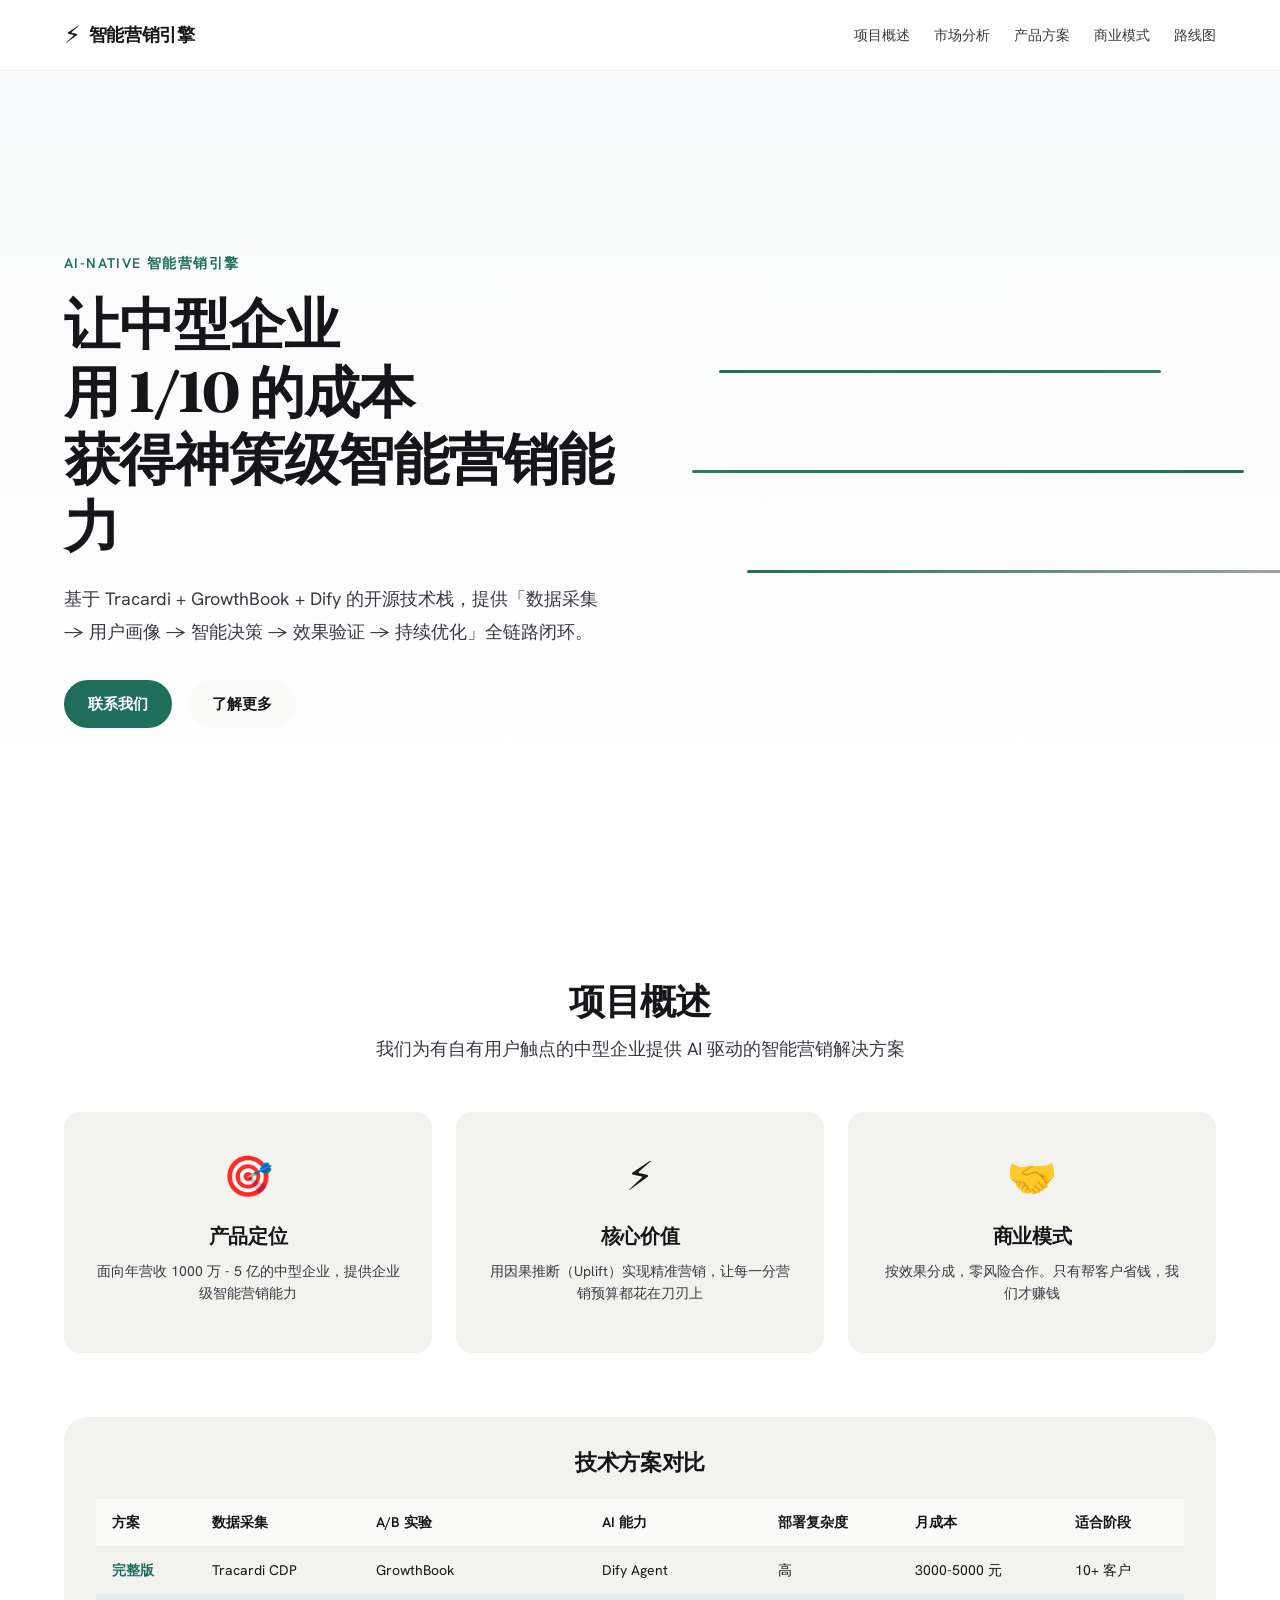
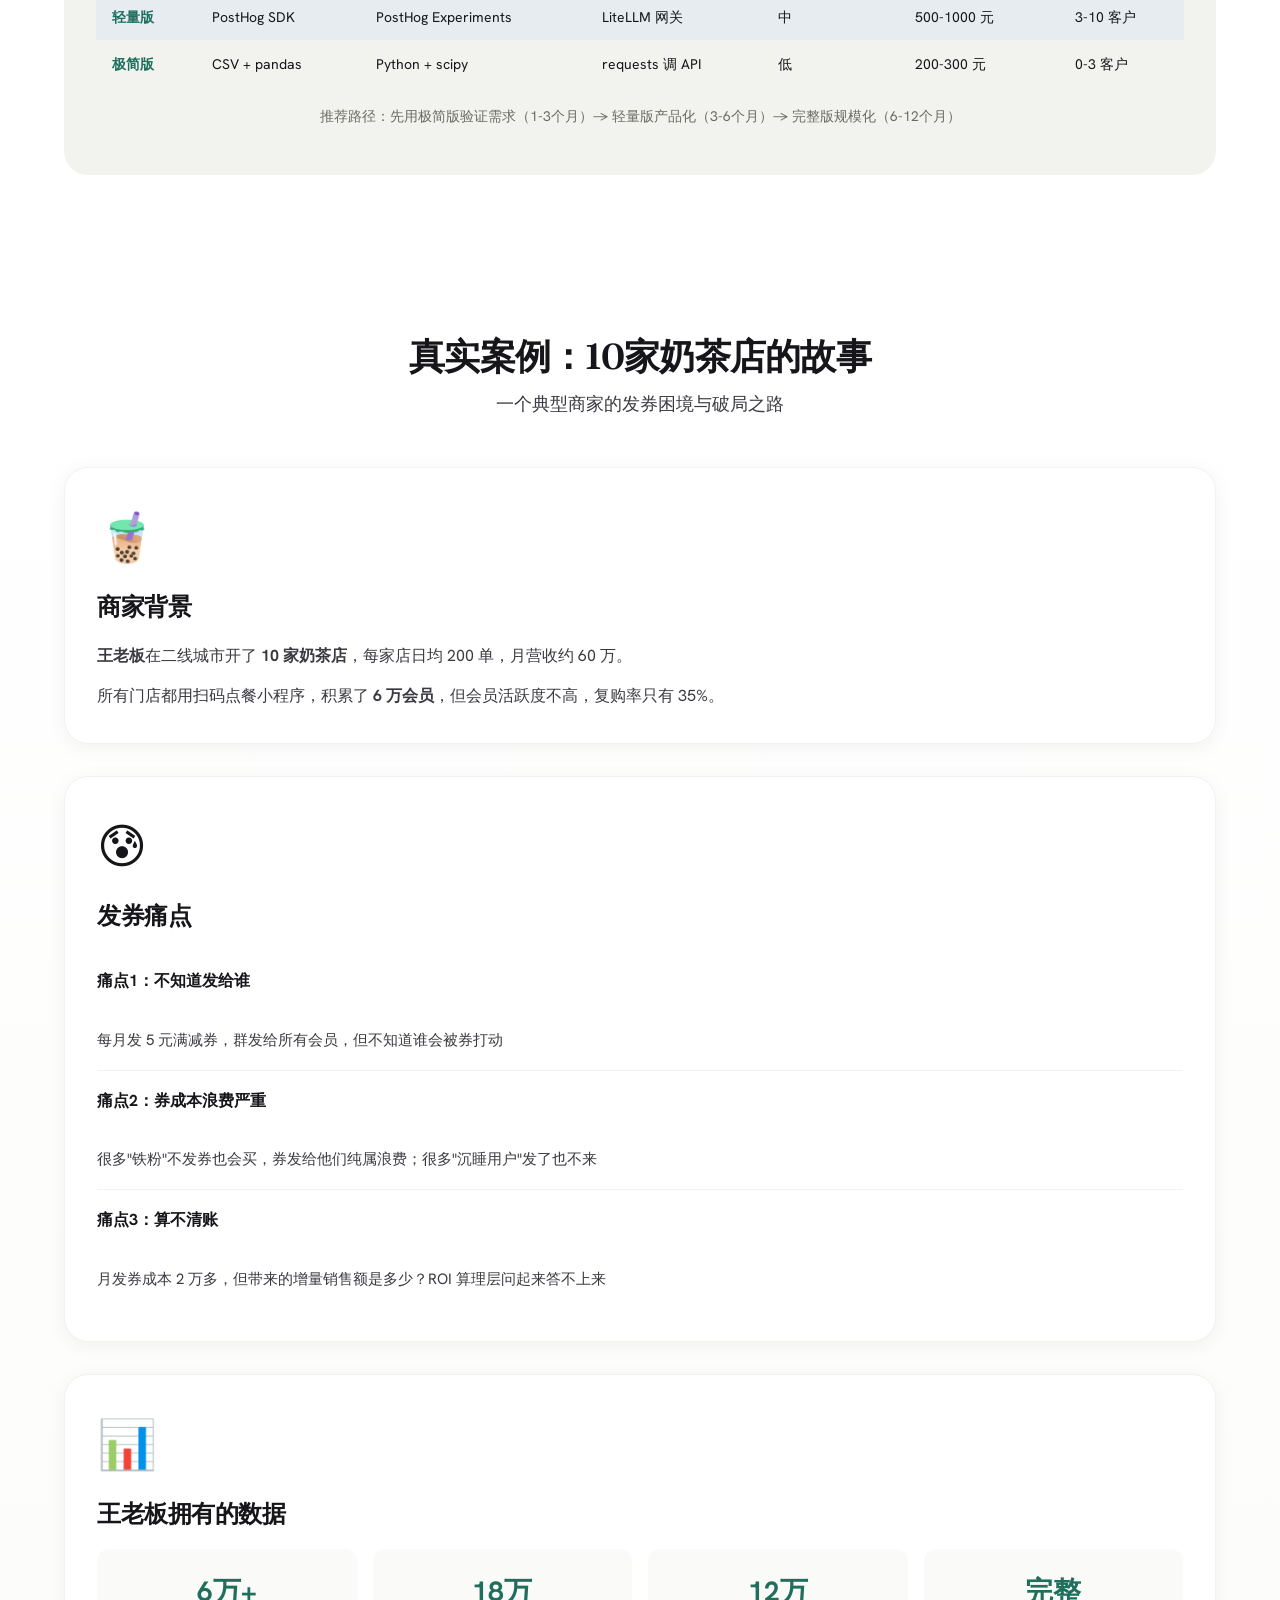
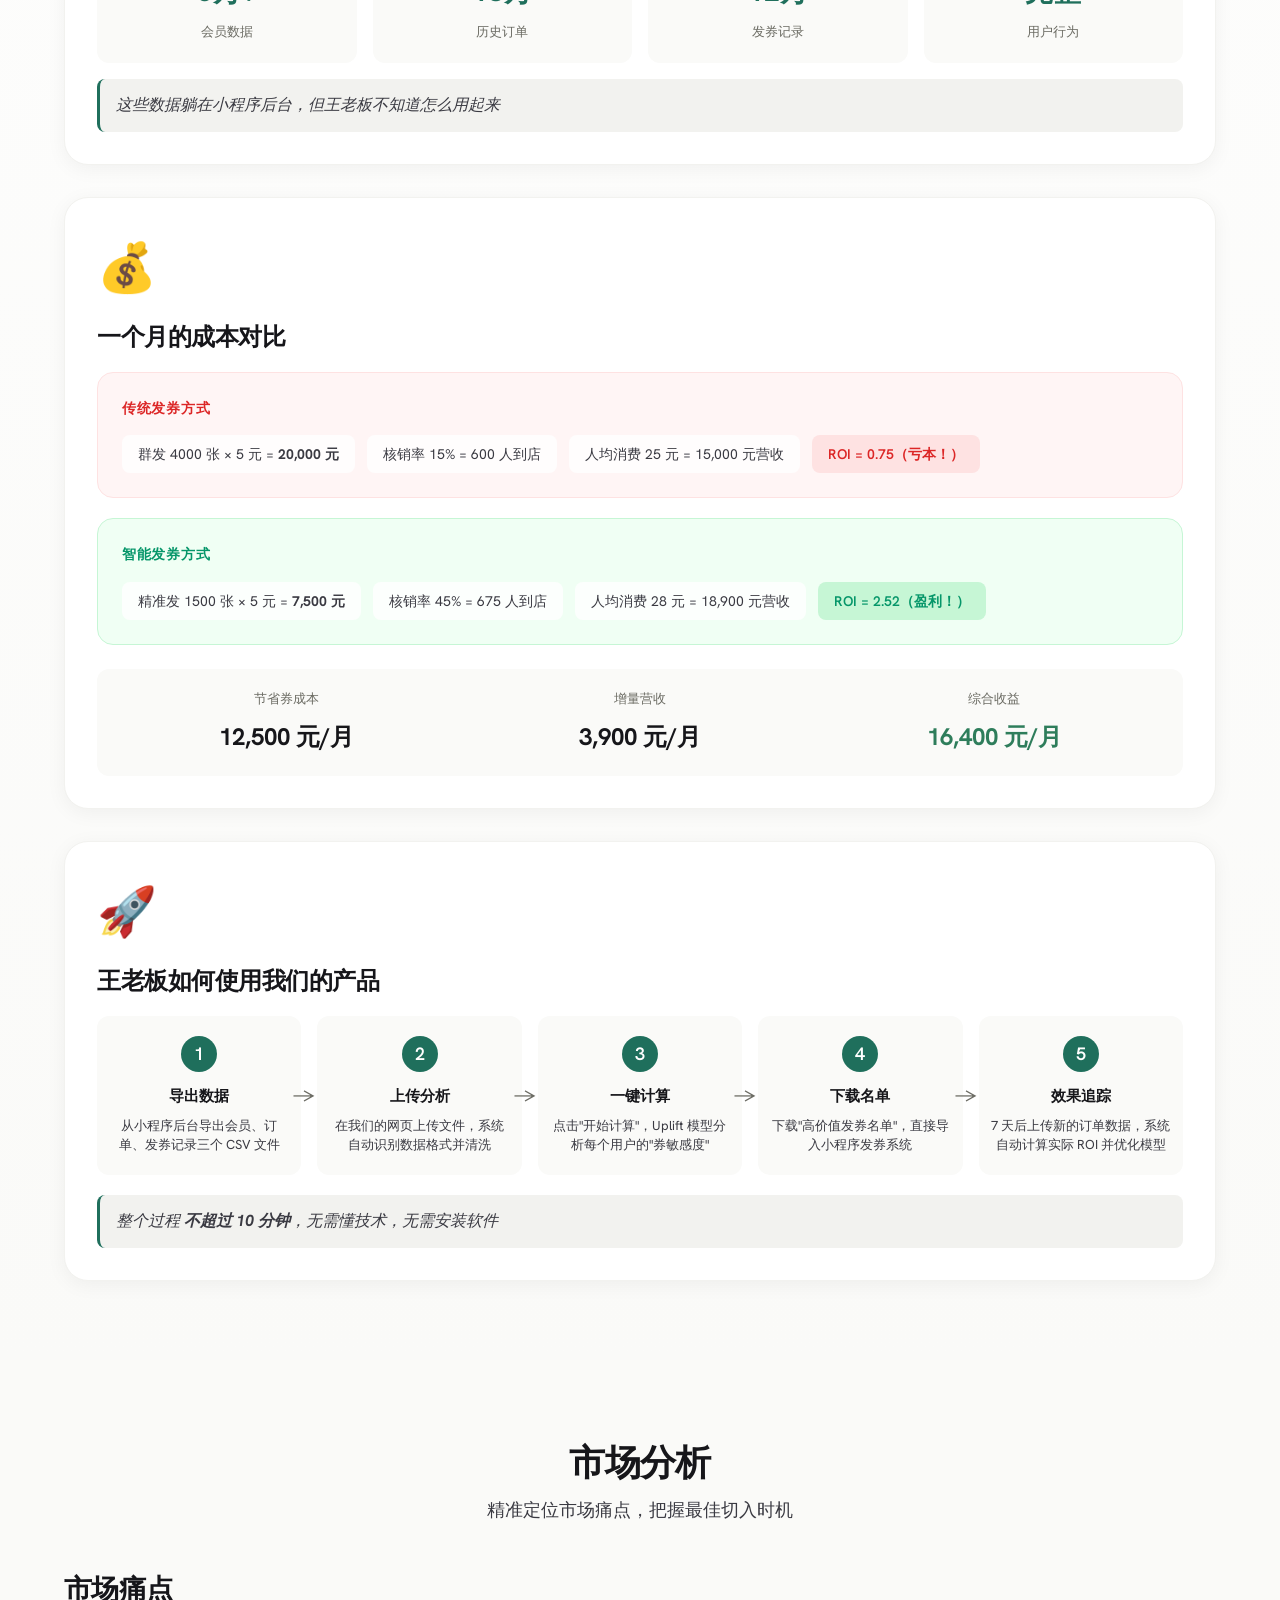
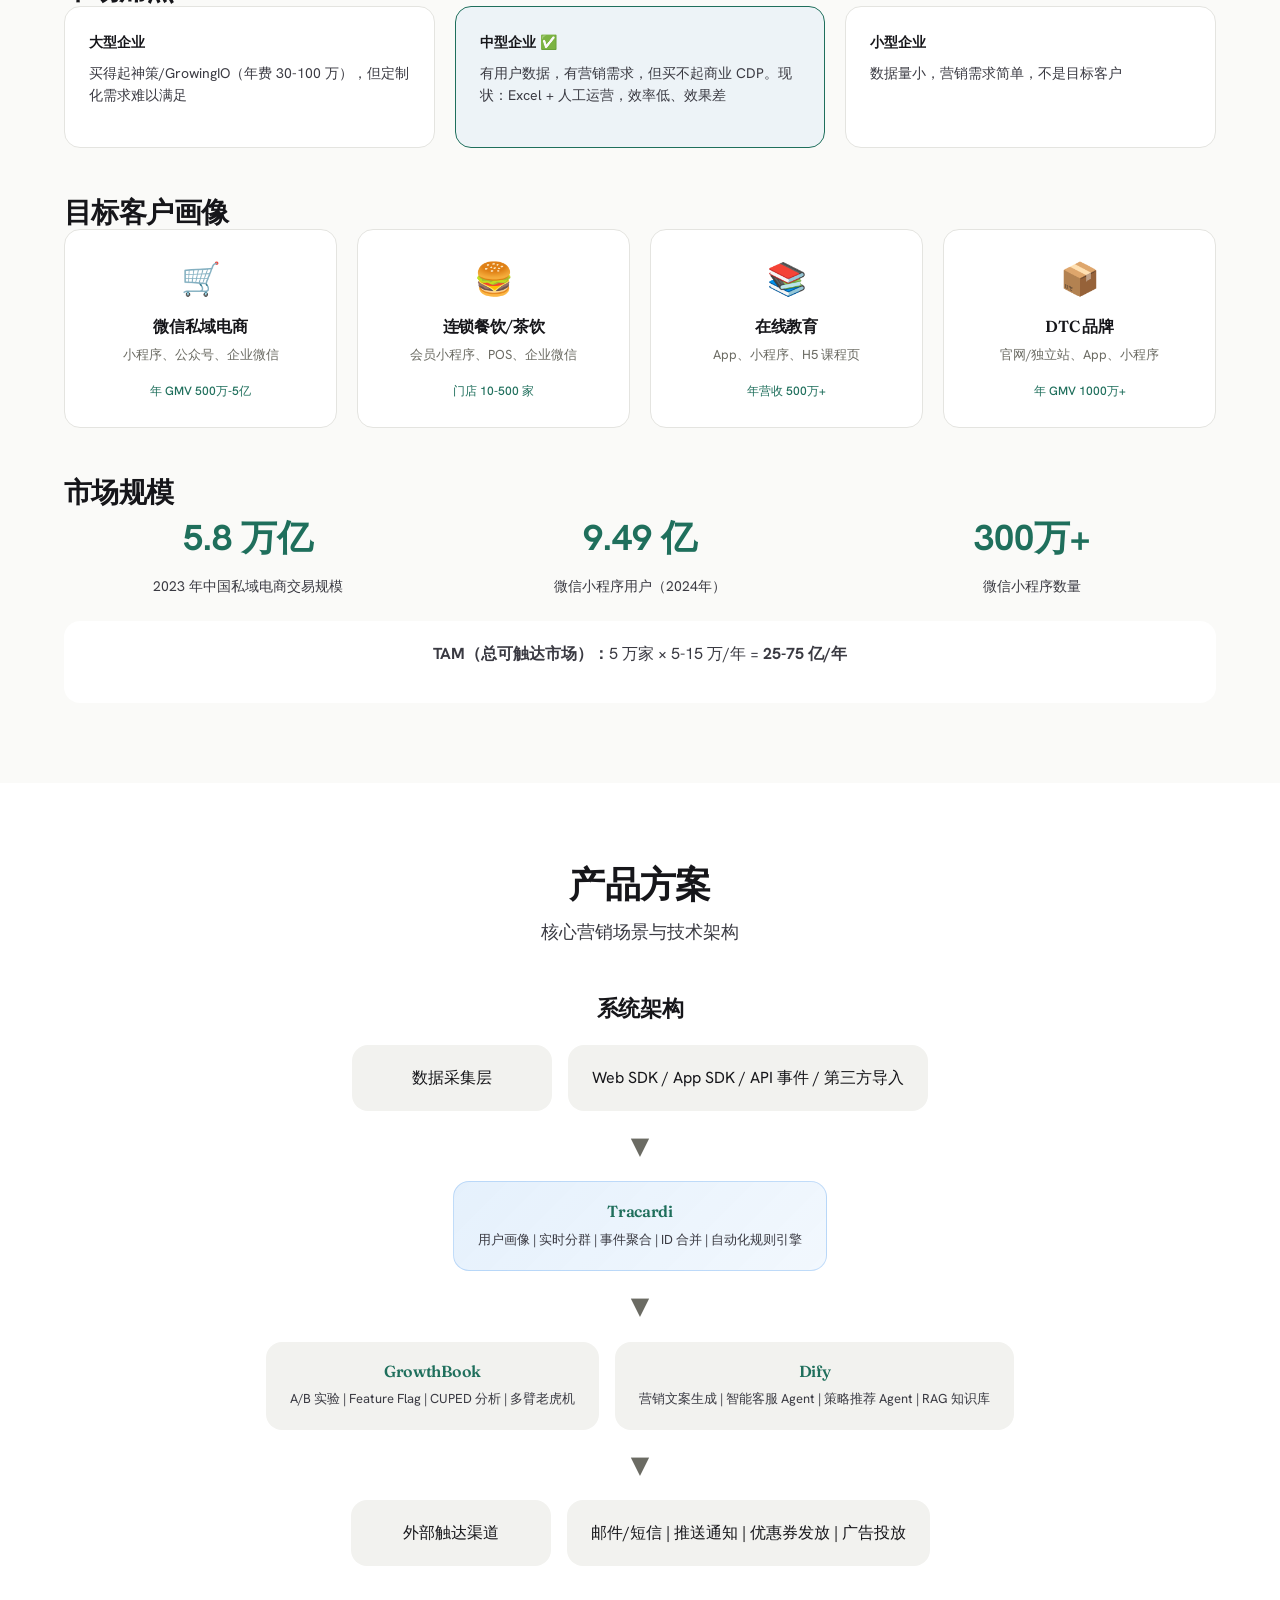
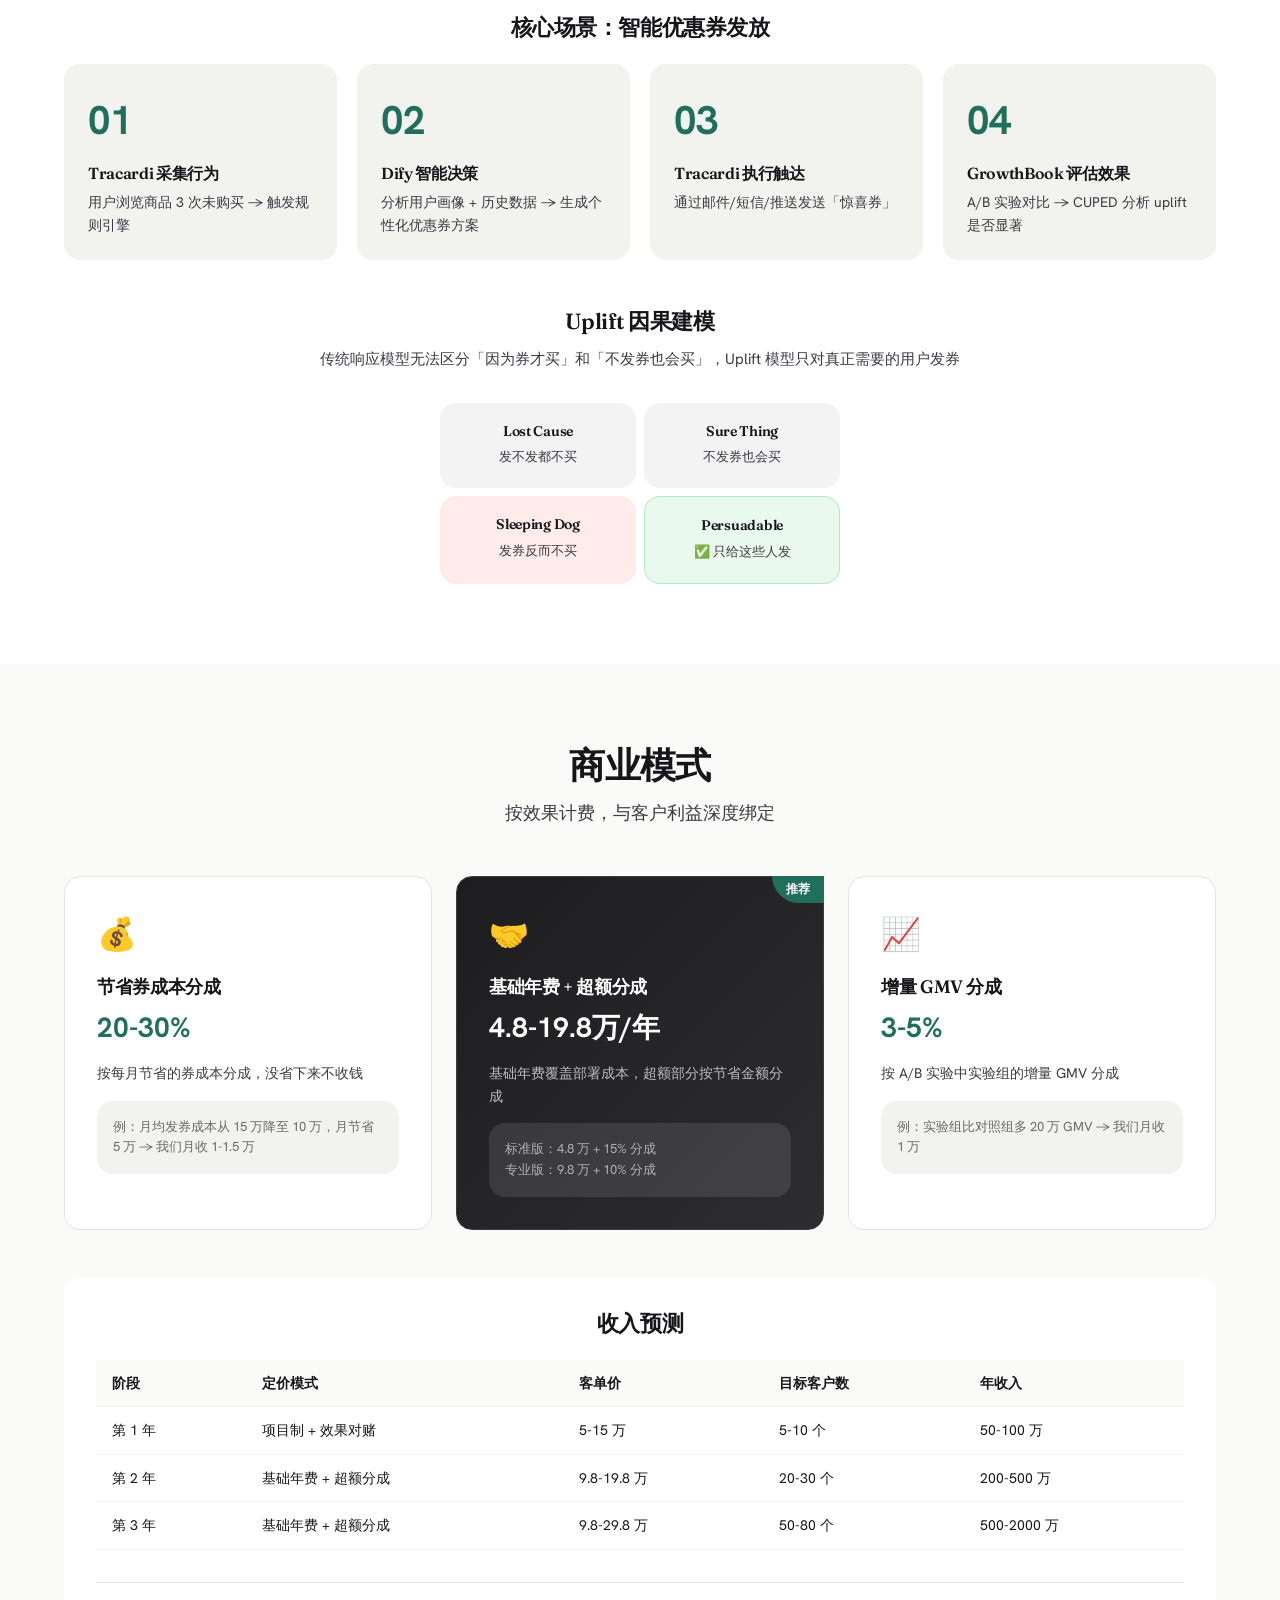
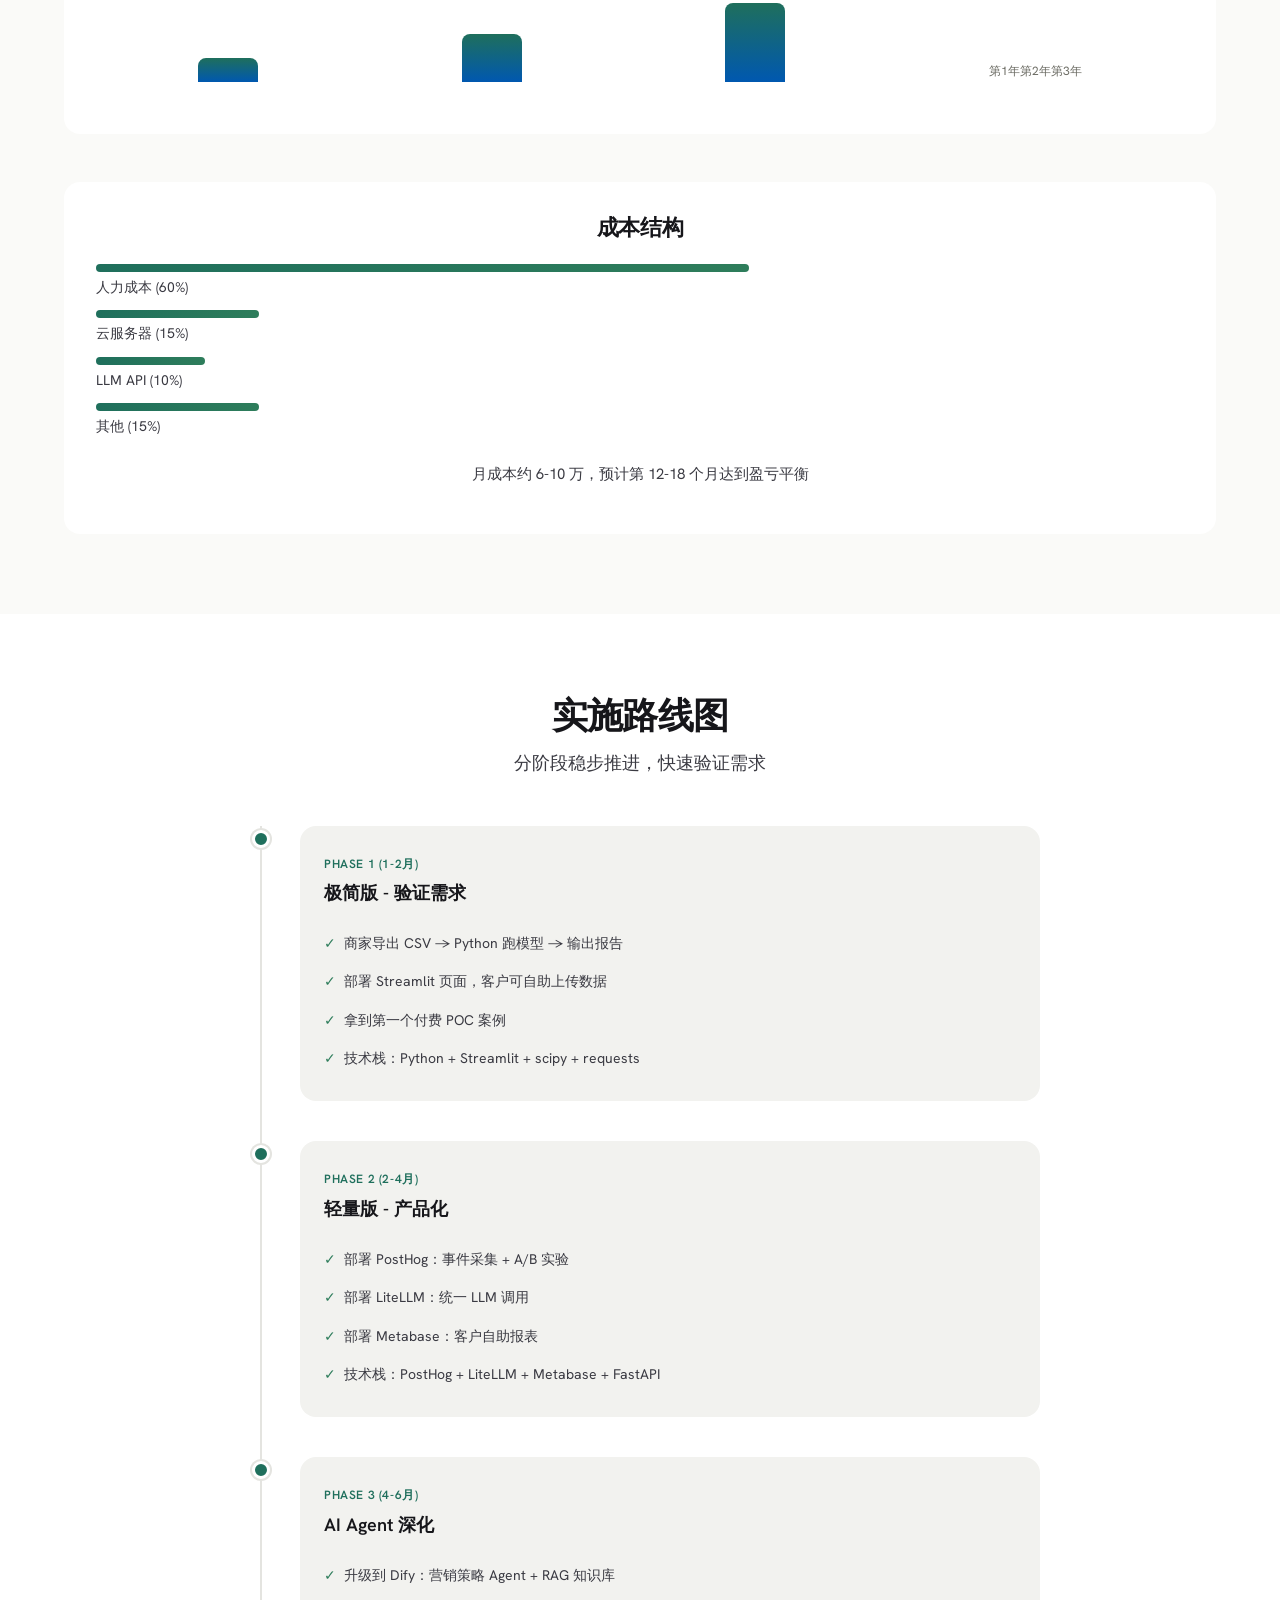
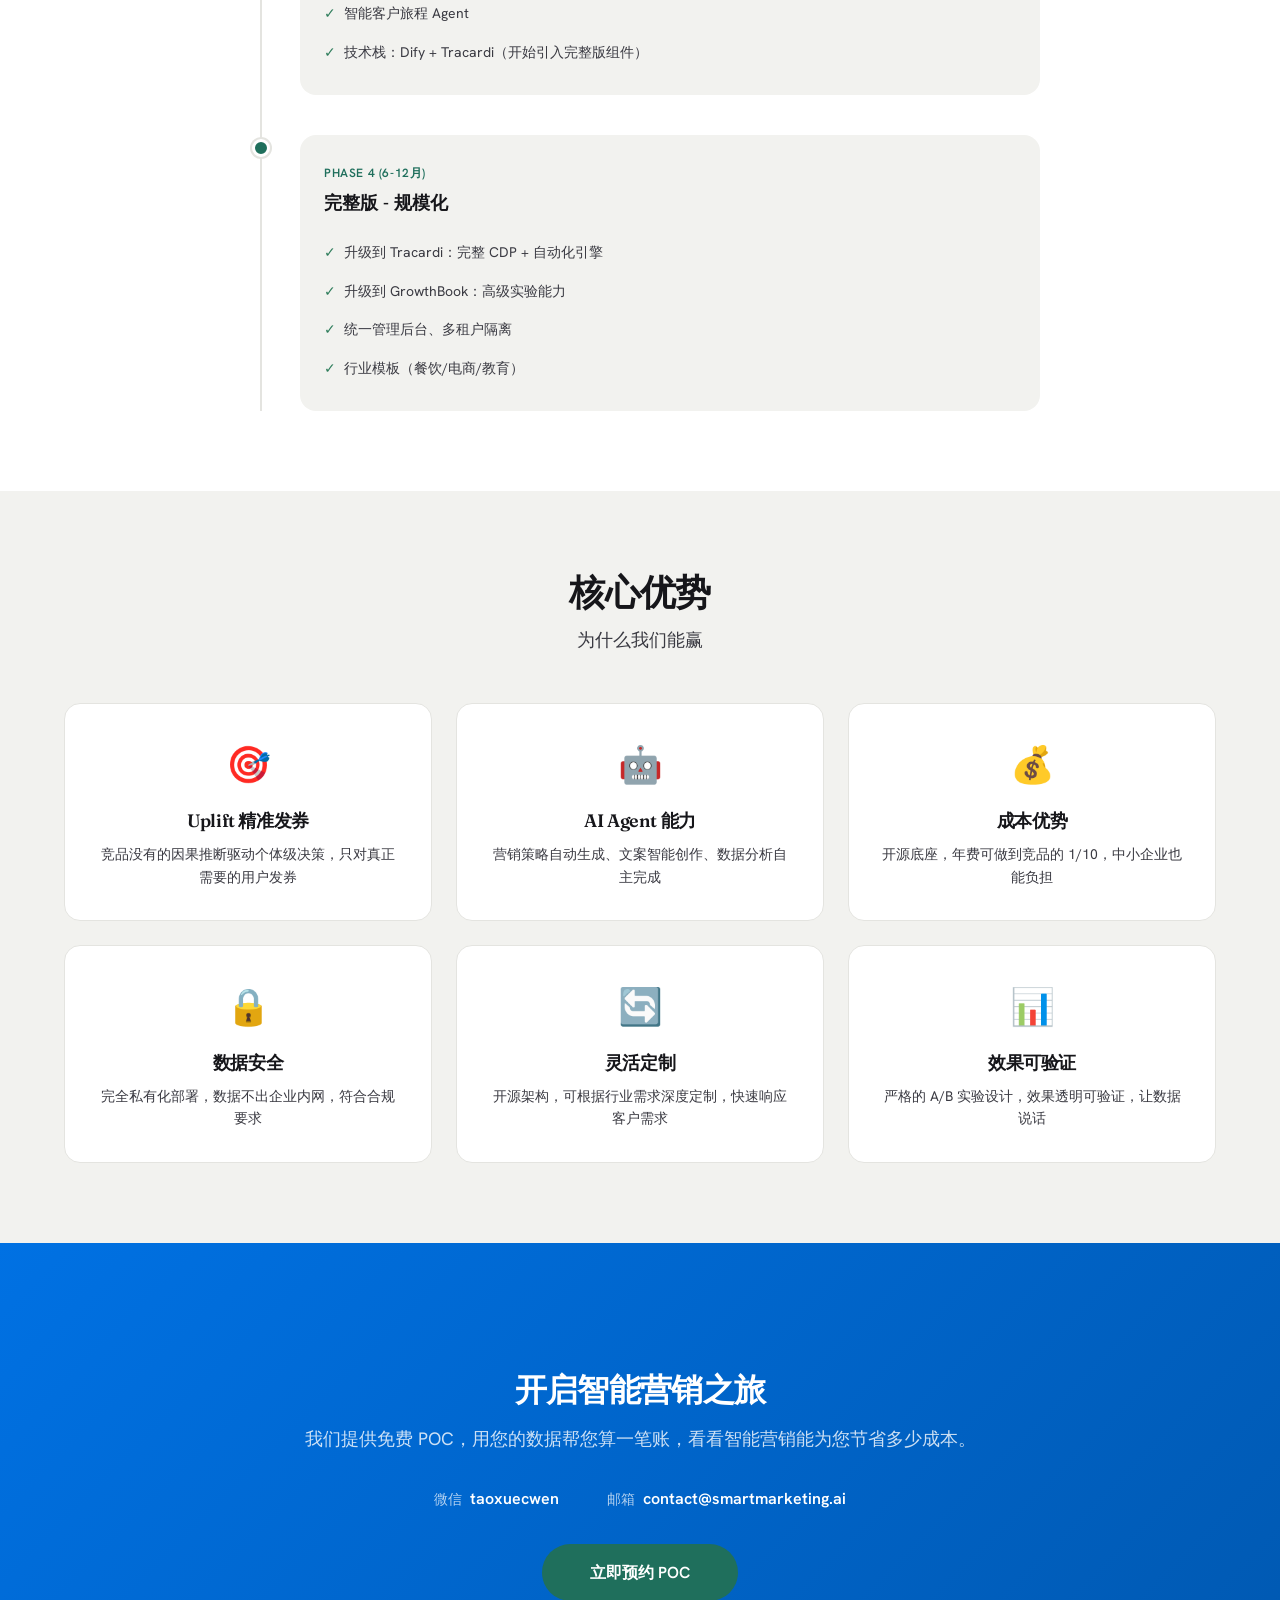
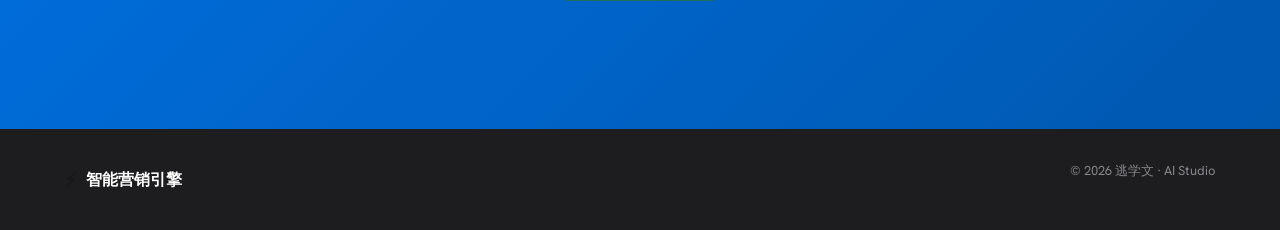
<file: templates/plan-presentation.html>
<!DOCTYPE html>
<html lang="zh-CN">
<head>
  <meta charset="UTF-8">
  <meta name="viewport" content="width=device-width, initial-scale=1.0">
  <title>智能营销引擎 - AI-Native 全链路闭环解决方案</title>
  <meta name="description" content="基于 Tracardi + GrowthBook + Dify 的开源智能营销引擎，让中型企业用 1/10 的成本获得神策级别的智能营销能力。">
  <link rel="preconnect" href="https://fonts.googleapis.com">
  <link rel="preconnect" href="https://fonts.gstatic.com" crossorigin>
  <link href="https://fonts.googleapis.com/css2?family=Fraunces:opsz,wght@9..144,400;9..144,500;9..144,600;9..144,700&family=Hanken+Grotesk:wght@300;400;500;600;700&display=swap" rel="stylesheet">
  <link rel="stylesheet" href="/static/css/plan-presentation.css">
</head>
<body>
  <!-- Navigation -->
  <nav class="navbar">
    <div class="container">
      <div class="navbar__brand">
        <span class="navbar__logo">⚡</span>
        <span class="navbar__title">智能营销引擎</span>
      </div>
      <ul class="navbar__links">
        <li><a href="#overview">项目概述</a></li>
        <li><a href="#market">市场分析</a></li>
        <li><a href="#product">产品方案</a></li>
        <li><a href="#business">商业模式</a></li>
        <li><a href="#roadmap">路线图</a></li>
      </ul>
    </div>
  </nav>

  <!-- Hero Section -->
  <section class="hero">
    <div class="container">
      <div class="hero__content">
        <p class="hero__tagline">AI-Native 智能营销引擎</p>
        <h1 class="hero__title">让中型企业<br>用 1/10 的成本<br>获得神策级智能营销能力</h1>
        <p class="hero__description">基于 Tracardi + GrowthBook + Dify 的开源技术栈，提供「数据采集 → 用户画像 → 智能决策 → 效果验证 → 持续优化」全链路闭环。</p>
        <div class="hero__cta">
          <a href="#contact" class="btn btn-primary">联系我们</a>
          <a href="#overview" class="btn btn-secondary">了解更多</a>
        </div>
      </div>
      <div class="hero__visual">
        <div class="hero__graph">
          <div class="graph-line graph-line--1"></div>
          <div class="graph-line graph-line--2"></div>
          <div class="graph-line graph-line--3"></div>
        </div>
      </div>
    </div>
  </section>

  <!-- Overview Section -->
  <section id="overview" class="section section--overview">
    <div class="container">
      <div class="section__header">
        <h2 class="section__title">项目概述</h2>
        <p class="section__subtitle">我们为有自有用户触点的中型企业提供 AI 驱动的智能营销解决方案</p>
      </div>

      <div class="overview-cards">
        <div class="overview-card">
          <div class="overview-card__icon">🎯</div>
          <h3 class="overview-card__title">产品定位</h3>
          <p class="overview-card__desc">面向年营收 1000 万 - 5 亿的中型企业，提供企业级智能营销能力</p>
        </div>
        <div class="overview-card">
          <div class="overview-card__icon">⚡</div>
          <h3 class="overview-card__title">核心价值</h3>
          <p class="overview-card__desc">用因果推断（Uplift）实现精准营销，让每一分营销预算都花在刀刃上</p>
        </div>
        <div class="overview-card">
          <div class="overview-card__icon">🤝</div>
          <h3 class="overview-card__title">商业模式</h3>
          <p class="overview-card__desc">按效果分成，零风险合作。只有帮客户省钱，我们才赚钱</p>
        </div>
      </div>

      <!-- Tech Stack Comparison -->
      <div class="tech-stack">
        <h3 class="tech-stack__title">技术方案对比</h3>
        <div class="tech-table">
          <table>
            <thead>
              <tr>
                <th>方案</th>
                <th>数据采集</th>
                <th>A/B 实验</th>
                <th>AI 能力</th>
                <th>部署复杂度</th>
                <th>月成本</th>
                <th>适合阶段</th>
              </tr>
            </thead>
            <tbody>
              <tr>
                <td class="tech-table__label">完整版</td>
                <td>Tracardi CDP</td>
                <td>GrowthBook</td>
                <td>Dify Agent</td>
                <td>高</td>
                <td>3000-5000 元</td>
                <td>10+ 客户</td>
              </tr>
              <tr class="tech-table__highlight">
                <td class="tech-table__label">轻量版</td>
                <td>PostHog SDK</td>
                <td>PostHog Experiments</td>
                <td>LiteLLM 网关</td>
                <td>中</td>
                <td>500-1000 元</td>
                <td>3-10 客户</td>
              </tr>
              <tr>
                <td class="tech-table__label">极简版</td>
                <td>CSV + pandas</td>
                <td>Python + scipy</td>
                <td>requests 调 API</td>
                <td>低</td>
                <td>200-300 元</td>
                <td>0-3 客户</td>
              </tr>
            </tbody>
          </table>
        </div>
        <p class="tech-stack__note">推荐路径：先用极简版验证需求（1-3个月）→ 轻量版产品化（3-6个月）→ 完整版规模化（6-12个月）</p>
      </div>
    </div>
  </section>

  <!-- Case Study Section -->
  <section id="case" class="section section--case">
    <div class="container">
      <div class="section__header">
        <h2 class="section__title">真实案例：10家奶茶店的故事</h2>
        <p class="section__subtitle">一个典型商家的发券困境与破局之路</p>
      </div>

      <div class="case-story">
        <!-- 商家背景 -->
        <div class="case-card case-card--intro">
          <div class="case-card__icon">🧋</div>
          <h3 class="case-card__title">商家背景</h3>
          <div class="case-card__content">
            <p><strong>王老板</strong>在二线城市开了 <strong>10 家奶茶店</strong>，每家店日均 200 单，月营收约 60 万。</p>
            <p>所有门店都用扫码点餐小程序，积累了 <strong>6 万会员</strong>，但会员活跃度不高，复购率只有 35%。</p>
          </div>
        </div>

        <!-- 发券痛点 -->
        <div class="case-card case-card--pain">
          <div class="case-card__icon">😰</div>
          <h3 class="case-card__title">发券痛点</h3>
          <div class="case-card__content">
            <ul class="case-list">
              <li><strong>痛点1：不知道发给谁</strong><br>每月发 5 元满减券，群发给所有会员，但不知道谁会被券打动</li>
              <li><strong>痛点2：券成本浪费严重</strong><br>很多"铁粉"不发券也会买，券发给他们纯属浪费；很多"沉睡用户"发了也不来</li>
              <li><strong>痛点3：算不清账</strong><br>月发券成本 2 万多，但带来的增量销售额是多少？ROI 算理层问起来答不上来</li>
            </ul>
          </div>
        </div>

        <!-- 拥有的数据 -->
        <div class="case-card case-card--data">
          <div class="case-card__icon">📊</div>
          <h3 class="case-card__title">王老板拥有的数据</h3>
          <div class="case-card__content">
            <div class="data-grid">
              <div class="data-item">
                <span class="data-item__value">6万+</span>
                <span class="data-item__label">会员数据</span>
              </div>
              <div class="data-item">
                <span class="data-item__value">18万</span>
                <span class="data-item__label">历史订单</span>
              </div>
              <div class="data-item">
                <span class="data-item__value">12万</span>
                <span class="data-item__label">发券记录</span>
              </div>
              <div class="data-item">
                <span class="data-item__value">完整</span>
                <span class="data-item__label">用户行为</span>
              </div>
            </div>
            <p class="case-note">这些数据躺在小程序后台，但王老板不知道怎么用起来</p>
          </div>
        </div>

        <!-- 成本对比 -->
        <div class="case-card case-card--compare">
          <div class="case-card__icon">💰</div>
          <h3 class="case-card__title">一个月的成本对比</h3>
          <div class="case-card__content">
            <div class="compare-table">
              <div class="compare-row compare-row--before">
                <div class="compare-row__label">传统发券方式</div>
                <div class="compare-row__items">
                  <span class="compare-item">群发 4000 张 × 5 元 = <strong>20,000 元</strong></span>
                  <span class="compare-item">核销率 15% = 600 人到店</span>
                  <span class="compare-item">人均消费 25 元 = 15,000 元营收</span>
                  <span class="compare-item compare-item--bad">ROI = 0.75（亏本！）</span>
                </div>
              </div>
              <div class="compare-row compare-row--after">
                <div class="compare-row__label">智能发券方式</div>
                <div class="compare-row__items">
                  <span class="compare-item">精准发 1500 张 × 5 元 = <strong>7,500 元</strong></span>
                  <span class="compare-item">核销率 45% = 675 人到店</span>
                  <span class="compare-item">人均消费 28 元 = 18,900 元营收</span>
                  <span class="compare-item compare-item--good">ROI = 2.52（盈利！）</span>
                </div>
              </div>
            </div>
            <div class="compare-summary">
              <div class="compare-summary__item">
                <span class="compare-summary__label">节省券成本</span>
                <span class="compare-summary__value">12,500 元/月</span>
              </div>
              <div class="compare-summary__item">
                <span class="compare-summary__label">增量营收</span>
                <span class="compare-summary__value">3,900 元/月</span>
              </div>
              <div class="compare-summary__item compare-summary__item--highlight">
                <span class="compare-summary__label">综合收益</span>
                <span class="compare-summary__value">16,400 元/月</span>
              </div>
            </div>
          </div>
        </div>

        <!-- 使用流程 -->
        <div class="case-card case-card--flow">
          <div class="case-card__icon">🚀</div>
          <h3 class="case-card__title">王老板如何使用我们的产品</h3>
          <div class="case-card__content">
            <div class="flow-steps">
              <div class="flow-step">
                <div class="flow-step__num">1</div>
                <div class="flow-step__title">导出数据</div>
                <div class="flow-step__desc">从小程序后台导出会员、订单、发券记录三个 CSV 文件</div>
              </div>
              <div class="flow-step">
                <div class="flow-step__num">2</div>
                <div class="flow-step__title">上传分析</div>
                <div class="flow-step__desc">在我们的网页上传文件，系统自动识别数据格式并清洗</div>
              </div>
              <div class="flow-step">
                <div class="flow-step__num">3</div>
                <div class="flow-step__title">一键计算</div>
                <div class="flow-step__desc">点击"开始计算"，Uplift 模型分析每个用户的"券敏感度"</div>
              </div>
              <div class="flow-step">
                <div class="flow-step__num">4</div>
                <div class="flow-step__title">下载名单</div>
                <div class="flow-step__desc">下载"高价值发券名单"，直接导入小程序发券系统</div>
              </div>
              <div class="flow-step">
                <div class="flow-step__num">5</div>
                <div class="flow-step__title">效果追踪</div>
                <div class="flow-step__desc">7 天后上传新的订单数据，系统自动计算实际 ROI 并优化模型</div>
              </div>
            </div>
            <p class="case-note">整个过程 <strong>不超过 10 分钟</strong>，无需懂技术，无需安装软件</p>
          </div>
        </div>
      </div>
    </div>
  </section>

  <!-- Market Section -->
  <section id="market" class="section section--market">
    <div class="container">
      <div class="section__header">
        <h2 class="section__title">市场分析</h2>
        <p class="section__subtitle">精准定位市场痛点，把握最佳切入时机</p>
      </div>

      <!-- Market Pain Points -->
      <div class="market-pain">
        <h3 class="market-pain__title">市场痛点</h3>
        <div class="pain-cards">
          <div class="pain-card">
            <div class="pain-card__tier">大型企业</div>
            <p class="pain-card__desc">买得起神策/GrowingIO（年费 30-100 万），但定制化需求难以满足</p>
          </div>
          <div class="pain-card pain-card--target">
            <div class="pain-card__tier">中型企业 ✅</div>
            <p class="pain-card__desc">有用户数据，有营销需求，但买不起商业 CDP。现状：Excel + 人工运营，效率低、效果差</p>
          </div>
          <div class="pain-card">
            <div class="pain-card__tier">小型企业</div>
            <p class="pain-card__desc">数据量小，营销需求简单，不是目标客户</p>
          </div>
        </div>
      </div>

      <!-- Target Customers -->
      <div class="target-customers">
        <h3 class="target-customers__title">目标客户画像</h3>
        <div class="customer-grid">
          <div class="customer-card">
            <div class="customer-card__icon">🛒</div>
            <h4>微信私域电商</h4>
            <p>小程序、公众号、企业微信</p>
            <span class="customer-card__size">年 GMV 500万-5亿</span>
          </div>
          <div class="customer-card">
            <div class="customer-card__icon">🍔</div>
            <h4>连锁餐饮/茶饮</h4>
            <p>会员小程序、POS、企业微信</p>
            <span class="customer-card__size">门店 10-500 家</span>
          </div>
          <div class="customer-card">
            <div class="customer-card__icon">📚</div>
            <h4>在线教育</h4>
            <p>App、小程序、H5 课程页</p>
            <span class="customer-card__size">年营收 500万+</span>
          </div>
          <div class="customer-card">
            <div class="customer-card__icon">📦</div>
            <h4>DTC 品牌</h4>
            <p>官网/独立站、App、小程序</p>
            <span class="customer-card__size">年 GMV 1000万+</span>
          </div>
        </div>
      </div>

      <!-- Market Size -->
      <div class="market-size">
        <h3 class="market-size__title">市场规模</h3>
        <div class="size-stats">
          <div class="size-stat">
            <div class="size-stat__value">5.8 万亿</div>
            <div class="size-stat__label">2023 年中国私域电商交易规模</div>
          </div>
          <div class="size-stat">
            <div class="size-stat__value">9.49 亿</div>
            <div class="size-stat__label">微信小程序用户（2024年）</div>
          </div>
          <div class="size-stat">
            <div class="size-stat__value">300万+</div>
            <div class="size-stat__label">微信小程序数量</div>
          </div>
        </div>
        <div class="size-calculation">
          <p><strong>TAM（总可触达市场）：</strong>5 万家 × 5-15 万/年 = <strong>25-75 亿/年</strong></p>
        </div>
      </div>
    </div>
  </section>

  <!-- Product Section -->
  <section id="product" class="section section--product">
    <div class="container">
      <div class="section__header">
        <h2 class="section__title">产品方案</h2>
        <p class="section__subtitle">核心营销场景与技术架构</p>
      </div>

      <!-- Architecture -->
      <div class="architecture">
        <h3 class="architecture__title">系统架构</h3>
        <div class="arch-diagram">
          <div class="arch-layer arch-layer--top">
            <div class="arch-box">数据采集层</div>
            <div class="arch-box">Web SDK / App SDK / API 事件 / 第三方导入</div>
          </div>
          <div class="arch-arrow">▼</div>
          <div class="arch-layer arch-layer--main">
            <div class="arch-box arch-box--primary">
              <h4>Tracardi</h4>
              <p>用户画像 | 实时分群 | 事件聚合 | ID 合并 | 自动化规则引擎</p>
            </div>
          </div>
          <div class="arch-arrow">▼</div>
          <div class="arch-layer arch-layer--middle">
            <div class="arch-box">
              <h4>GrowthBook</h4>
              <p>A/B 实验 | Feature Flag | CUPED 分析 | 多臂老虎机</p>
            </div>
            <div class="arch-box">
              <h4>Dify</h4>
              <p>营销文案生成 | 智能客服 Agent | 策略推荐 Agent | RAG 知识库</p>
            </div>
          </div>
          <div class="arch-arrow">▼</div>
          <div class="arch-layer arch-layer--bottom">
            <div class="arch-box">外部触达渠道</div>
            <div class="arch-box">邮件/短信 | 推送通知 | 优惠券发放 | 广告投放</div>
          </div>
        </div>
      </div>

      <!-- Core Scenario -->
      <div class="core-scenario">
        <h3 class="core-scenario__title">核心场景：智能优惠券发放</h3>
        <div class="scenario-steps">
          <div class="scenario-step">
            <div class="scenario-step__num">01</div>
            <div class="scenario-step__content">
              <h4>Tracardi 采集行为</h4>
              <p>用户浏览商品 3 次未购买 → 触发规则引擎</p>
            </div>
          </div>
          <div class="scenario-step">
            <div class="scenario-step__num">02</div>
            <div class="scenario-step__content">
              <h4>Dify 智能决策</h4>
              <p>分析用户画像 + 历史数据 → 生成个性化优惠券方案</p>
            </div>
          </div>
          <div class="scenario-step">
            <div class="scenario-step__num">03</div>
            <div class="scenario-step__content">
              <h4>Tracardi 执行触达</h4>
              <p>通过邮件/短信/推送发送「惊喜券」</p>
            </div>
          </div>
          <div class="scenario-step">
            <div class="scenario-step__num">04</div>
            <div class="scenario-step__content">
              <h4>GrowthBook 评估效果</h4>
              <p>A/B 实验对比 → CUPED 分析 uplift 是否显著</p>
            </div>
          </div>
        </div>
      </div>

      <!-- Uplift Model -->
      <div class="uplift-model">
        <h3 class="uplift-model__title">Uplift 因果建模</h3>
        <p class="uplift-model__desc">传统响应模型无法区分「因为券才买」和「不发券也会买」，Uplift 模型只对真正需要的用户发券</p>
        <div class="uplift-quadrant">
          <div class="quadrant-grid">
            <div class="quadrant-item quadrant-item--lost">
              <h4>Lost Cause</h4>
              <p>发不发都不买</p>
            </div>
            <div class="quadrant-item quadrant-item--sure">
              <h4>Sure Thing</h4>
              <p>不发券也会买</p>
            </div>
            <div class="quadrant-item quadrant-item--sleeping">
              <h4>Sleeping Dog</h4>
              <p>发券反而不买</p>
            </div>
            <div class="quadrant-item quadrant-item--persuadable">
              <h4>Persuadable</h4>
              <p>✅ 只给这些人发</p>
            </div>
          </div>
        </div>
      </div>
    </div>
  </section>

  <!-- Business Section -->
  <section id="business" class="section section--business">
    <div class="container">
      <div class="section__header">
        <h2 class="section__title">商业模式</h2>
        <p class="section__subtitle">按效果计费，与客户利益深度绑定</p>
      </div>

      <!-- Pricing Models -->
      <div class="pricing-models">
        <div class="pricing-card">
          <div class="pricing-card__icon">💰</div>
          <h3>节省券成本分成</h3>
          <div class="pricing-card__rate">20-30%</div>
          <p class="pricing-card__desc">按每月节省的券成本分成，没省下来不收钱</p>
          <div class="pricing-card__example">
            <p>例：月均发券成本从 15 万降至 10 万，月节省 5 万 → 我们月收 1-1.5 万</p>
          </div>
        </div>
        <div class="pricing-card pricing-card--highlight">
          <div class="pricing-card__badge">推荐</div>
          <div class="pricing-card__icon">🤝</div>
          <h3>基础年费 + 超额分成</h3>
          <div class="pricing-card__rate">4.8-19.8万/年</div>
          <p class="pricing-card__desc">基础年费覆盖部署成本，超额部分按节省金额分成</p>
          <div class="pricing-card__example">
            <p>标准版：4.8 万 + 15% 分成<br>专业版：9.8 万 + 10% 分成</p>
          </div>
        </div>
        <div class="pricing-card">
          <div class="pricing-card__icon">📈</div>
          <h3>增量 GMV 分成</h3>
          <div class="pricing-card__rate">3-5%</div>
          <p class="pricing-card__desc">按 A/B 实验中实验组的增量 GMV 分成</p>
          <div class="pricing-card__example">
            <p>例：实验组比对照组多 20 万 GMV → 我们月收 1 万</p>
          </div>
        </div>
      </div>

      <!-- Revenue Model -->
      <div class="revenue-model">
        <h3 class="revenue-model__title">收入预测</h3>
        <div class="revenue-table">
          <table>
            <thead>
              <tr>
                <th>阶段</th>
                <th>定价模式</th>
                <th>客单价</th>
                <th>目标客户数</th>
                <th>年收入</th>
              </tr>
            </thead>
            <tbody>
              <tr>
                <td>第 1 年</td>
                <td>项目制 + 效果对赌</td>
                <td>5-15 万</td>
                <td>5-10 个</td>
                <td>50-100 万</td>
              </tr>
              <tr>
                <td>第 2 年</td>
                <td>基础年费 + 超额分成</td>
                <td>9.8-19.8 万</td>
                <td>20-30 个</td>
                <td>200-500 万</td>
              </tr>
              <tr>
                <td>第 3 年</td>
                <td>基础年费 + 超额分成</td>
                <td>9.8-29.8 万</td>
                <td>50-80 个</td>
                <td>500-2000 万</td>
              </tr>
            </tbody>
          </table>
        </div>
        <div class="revenue-chart">
          <div class="chart-bar chart-bar--year1"></div>
          <div class="chart-bar chart-bar--year2"></div>
          <div class="chart-bar chart-bar--year3"></div>
          <div class="chart-labels">
            <span>第1年</span>
            <span>第2年</span>
            <span>第3年</span>
          </div>
        </div>
      </div>

      <!-- Cost Structure -->
      <div class="cost-structure">
        <h3 class="cost-structure__title">成本结构</h3>
        <div class="cost-breakdown">
          <div class="cost-item">
            <div class="cost-item__bar" style="width: 60%"></div>
            <div class="cost-item__label">人力成本 (60%)</div>
          </div>
          <div class="cost-item">
            <div class="cost-item__bar" style="width: 15%"></div>
            <div class="cost-item__label">云服务器 (15%)</div>
          </div>
          <div class="cost-item">
            <div class="cost-item__bar" style="width: 10%"></div>
            <div class="cost-item__label">LLM API (10%)</div>
          </div>
          <div class="cost-item">
            <div class="cost-item__bar" style="width: 15%"></div>
            <div class="cost-item__label">其他 (15%)</div>
          </div>
        </div>
        <p class="cost-summary">月成本约 6-10 万，预计第 12-18 个月达到盈亏平衡</p>
      </div>
    </div>
  </section>

  <!-- Roadmap Section -->
  <section id="roadmap" class="section section--roadmap">
    <div class="container">
      <div class="section__header">
        <h2 class="section__title">实施路线图</h2>
        <p class="section__subtitle">分阶段稳步推进，快速验证需求</p>
      </div>

      <div class="roadmap-timeline">
        <div class="roadmap-phase">
          <div class="roadmap-phase__marker"></div>
          <div class="roadmap-phase__content">
            <div class="roadmap-phase__header">
              <span class="roadmap-phase__period">Phase 1 (1-2月)</span>
              <span class="roadmap-phase__name">极简版 - 验证需求</span>
            </div>
            <ul class="roadmap-phase__items">
              <li>商家导出 CSV → Python 跑模型 → 输出报告</li>
              <li>部署 Streamlit 页面，客户可自助上传数据</li>
              <li>拿到第一个付费 POC 案例</li>
              <li>技术栈：Python + Streamlit + scipy + requests</li>
            </ul>
          </div>
        </div>

        <div class="roadmap-phase">
          <div class="roadmap-phase__marker"></div>
          <div class="roadmap-phase__content">
            <div class="roadmap-phase__header">
              <span class="roadmap-phase__period">Phase 2 (2-4月)</span>
              <span class="roadmap-phase__name">轻量版 - 产品化</span>
            </div>
            <ul class="roadmap-phase__items">
              <li>部署 PostHog：事件采集 + A/B 实验</li>
              <li>部署 LiteLLM：统一 LLM 调用</li>
              <li>部署 Metabase：客户自助报表</li>
              <li>技术栈：PostHog + LiteLLM + Metabase + FastAPI</li>
            </ul>
          </div>
        </div>

        <div class="roadmap-phase">
          <div class="roadmap-phase__marker"></div>
          <div class="roadmap-phase__content">
            <div class="roadmap-phase__header">
              <span class="roadmap-phase__period">Phase 3 (4-6月)</span>
              <span class="roadmap-phase__name">AI Agent 深化</span>
            </div>
            <ul class="roadmap-phase__items">
              <li>升级到 Dify：营销策略 Agent + RAG 知识库</li>
              <li>智能客户旅程 Agent</li>
              <li>技术栈：Dify + Tracardi（开始引入完整版组件）</li>
            </ul>
          </div>
        </div>

        <div class="roadmap-phase">
          <div class="roadmap-phase__marker"></div>
          <div class="roadmap-phase__content">
            <div class="roadmap-phase__header">
              <span class="roadmap-phase__period">Phase 4 (6-12月)</span>
              <span class="roadmap-phase__name">完整版 - 规模化</span>
            </div>
            <ul class="roadmap-phase__items">
              <li>升级到 Tracardi：完整 CDP + 自动化引擎</li>
              <li>升级到 GrowthBook：高级实验能力</li>
              <li>统一管理后台、多租户隔离</li>
              <li>行业模板（餐饮/电商/教育）</li>
            </ul>
          </div>
        </div>
      </div>
    </div>
  </section>

  <!-- Competitive Advantage -->
  <section class="section section--advantage">
    <div class="container">
      <div class="section__header">
        <h2 class="section__title">核心优势</h2>
        <p class="section__subtitle">为什么我们能赢</p>
      </div>

      <div class="advantage-grid">
        <div class="advantage-card">
          <div class="advantage-card__icon">🎯</div>
          <h3>Uplift 精准发券</h3>
          <p>竞品没有的因果推断驱动个体级决策，只对真正需要的用户发券</p>
        </div>
        <div class="advantage-card">
          <div class="advantage-card__icon">🤖</div>
          <h3>AI Agent 能力</h3>
          <p>营销策略自动生成、文案智能创作、数据分析自主完成</p>
        </div>
        <div class="advantage-card">
          <div class="advantage-card__icon">💰</div>
          <h3>成本优势</h3>
          <p>开源底座，年费可做到竞品的 1/10，中小企业也能负担</p>
        </div>
        <div class="advantage-card">
          <div class="advantage-card__icon">🔒</div>
          <h3>数据安全</h3>
          <p>完全私有化部署，数据不出企业内网，符合合规要求</p>
        </div>
        <div class="advantage-card">
          <div class="advantage-card__icon">🔄</div>
          <h3>灵活定制</h3>
          <p>开源架构，可根据行业需求深度定制，快速响应客户需求</p>
        </div>
        <div class="advantage-card">
          <div class="advantage-card__icon">📊</div>
          <h3>效果可验证</h3>
          <p>严格的 A/B 实验设计，效果透明可验证，让数据说话</p>
        </div>
      </div>
    </div>
  </section>

  <!-- Contact Section -->
  <section id="contact" class="section section--contact">
    <div class="container">
      <div class="contact-content">
        <h2 class="contact-content__title">开启智能营销之旅</h2>
        <p class="contact-content__desc">我们提供免费 POC，用您的数据帮您算一笔账，看看智能营销能为您节省多少成本。</p>
        <div class="contact-info">
          <div class="contact-item">
            <span class="contact-item__label">微信</span>
            <span class="contact-item__value">taoxuecwen</span>
          </div>
          <div class="contact-item">
            <span class="contact-item__label">邮箱</span>
            <span class="contact-item__value">contact@smartmarketing.ai</span>
          </div>
        </div>
        <a href="#" class="btn btn-primary btn-large">立即预约 POC</a>
      </div>
    </div>
  </section>

  <!-- Footer -->
  <footer class="footer">
    <div class="container">
      <div class="footer__content">
        <div class="footer__brand">
          <span class="footer__logo">⚡</span>
          <span class="footer__title">智能营销引擎</span>
        </div>
        <p class="footer__copyright">© 2026 逃学文 · AI Studio</p>
      </div>
    </div>
  </footer>

  <script>
    // Smooth scrolling
    document.querySelectorAll('a[href^="#"]').forEach(anchor => {
      anchor.addEventListener('click', function(e) {
        e.preventDefault();
        const target = document.querySelector(this.getAttribute('href'));
        if (target) {
          target.scrollIntoView({ behavior: 'smooth' });
        }
      });
    });

    // Navbar scroll effect
    window.addEventListener('scroll', () => {
      const navbar = document.querySelector('.navbar');
      if (window.scrollY > 50) {
        navbar.classList.add('navbar--scrolled');
      } else {
        navbar.classList.remove('navbar--scrolled');
      }
    });
  </script>
</body>
</html>
</file>
<file: static/css/plan-presentation.css>
/* ========== Reset & Base Styles ========== */
* {
  margin: 0;
  padding: 0;
  box-sizing: border-box;
}

:root {
  /* 对齐全站设计令牌（蓝色强调 → 墨绿，纯白底 → 暖白纸感） */
  --primary: #1F6F5C;
  --primary-hover: #185847;
  --secondary: #2E7D5B;
  --text-primary: #16161A;
  --text-secondary: #3A3A42;
  --text-muted: #6B6B63;
  --bg-primary: #ffffff;
  --bg-secondary: #FAFAF8;
  --bg-tertiary: #F2F2EF;
  --border: #E4E4E0;
  --border-light: #F2F2EF;
  --radius: 16px;
  --radius-lg: 24px;
  --shadow: 0 1px 3px rgba(0, 0, 0, 0.1), 0 1px 2px rgba(0, 0, 0, 0.06);
  --shadow-lg: 0 10px 30px rgba(0, 0, 0, 0.08), 0 1px 8px rgba(0, 0, 0, 0.06);
  --shadow-card: 0 4px 20px rgba(0, 0, 0, 0.05);
}

html {
  scroll-behavior: smooth;
}

body {
  font-family: 'Hanken Grotesk', 'PingFang SC', 'Microsoft YaHei', system-ui, -apple-system, sans-serif;
  font-size: 16px;
  line-height: 1.6;
  color: var(--text-primary);
  background-color: var(--bg-primary);
  -webkit-font-smoothing: antialiased;
  -moz-osx-font-smoothing: grayscale;
}

/* 标题使用编辑感衬线显示字体 */
h1, h2, h3, h4,
.hero__title, .section__title, .navbar__title {
  font-family: 'Fraunces', 'Songti SC', 'PingFang SC', Georgia, serif;
  letter-spacing: -0.02em;
}

.container {
  max-width: 1200px;
  margin: 0 auto;
  padding: 0 24px;
}

/* ========== Typography ========== */
h1, h2, h3, h4, h5, h6 {
  font-weight: 600;
  line-height: 1.2;
  letter-spacing: -0.02em;
}

h1 { font-size: 48px; }
h2 { font-size: 36px; }
h3 { font-size: 28px; }
h4 { font-size: 20px; }
h5 { font-size: 18px; }

@media (max-width: 768px) {
  h1 { font-size: 32px; }
  h2 { font-size: 28px; }
  h3 { font-size: 24px; }
}

p {
  color: var(--text-secondary);
  margin-bottom: 16px;
}

/* ========== Buttons ========== */
.btn {
  display: inline-flex;
  align-items: center;
  justify-content: center;
  padding: 12px 24px;
  font-size: 15px;
  font-weight: 600;
  border-radius: 980px;
  text-decoration: none;
  transition: all 0.2s ease;
  cursor: pointer;
  border: none;
}

.btn-primary {
  background-color: var(--primary);
  color: #fff;
}

.btn-primary:hover {
  background-color: var(--primary-hover);
  transform: translateY(-1px);
  box-shadow: 0 4px 12px rgba(0, 113, 227, 0.3);
}

.btn-secondary {
  background-color: var(--bg-secondary);
  color: var(--text-primary);
}

.btn-secondary:hover {
  background-color: #e8e8ed;
}

.btn-large {
  padding: 16px 48px;
  font-size: 16px;
}

/* ========== Navigation ========== */
.navbar {
  position: fixed;
  top: 0;
  left: 0;
  right: 0;
  z-index: 1000;
  background-color: rgba(255, 255, 255, 0.8);
  backdrop-filter: blur(20px);
  border-bottom: 1px solid rgba(0, 0, 0, 0.05);
  transition: all 0.3s ease;
}

.navbar--scrolled {
  background-color: rgba(255, 255, 255, 0.95);
  box-shadow: var(--shadow);
}

.navbar .container {
  display: flex;
  align-items: center;
  justify-content: space-between;
  padding: 16px 24px;
}

.navbar__brand {
  display: flex;
  align-items: center;
  gap: 8px;
}

.navbar__logo {
  font-size: 24px;
}

.navbar__title {
  font-size: 18px;
  font-weight: 600;
  color: var(--text-primary);
}

.navbar__links {
  display: flex;
  list-style: none;
  gap: 24px;
}

.navbar__links a {
  text-decoration: none;
  color: var(--text-secondary);
  font-size: 14px;
  font-weight: 500;
  transition: color 0.2s;
}

.navbar__links a:hover {
  color: var(--text-primary);
}

@media (max-width: 768px) {
  .navbar__links {
    display: none;
  }
}

/* ========== Hero Section ========== */
.hero {
  min-height: 100vh;
  padding-top: 80px;
  display: flex;
  align-items: center;
  background: linear-gradient(180deg, #f8f9fa 0%, #ffffff 100%);
  position: relative;
  overflow: hidden;
}

.hero .container {
  display: grid;
  grid-template-columns: 1fr 1fr;
  gap: 48px;
  align-items: center;
}

.hero__content {
  max-width: 600px;
}

.hero__tagline {
  font-size: 14px;
  font-weight: 600;
  color: var(--primary);
  text-transform: uppercase;
  letter-spacing: 0.1em;
  margin-bottom: 16px;
}

.hero__title {
  font-size: 56px;
  font-weight: 700;
  margin-bottom: 24px;
  color: var(--text-primary);
}

.hero__description {
  font-size: 18px;
  color: var(--text-secondary);
  margin-bottom: 32px;
  line-height: 1.8;
}

.hero__cta {
  display: flex;
  gap: 16px;
}

.hero__visual {
  position: relative;
  height: 400px;
}

.hero__graph {
  position: relative;
  width: 100%;
  height: 100%;
}

.graph-line {
  position: absolute;
  height: 3px;
  border-radius: 2px;
}

.graph-line--1 {
  top: 20%;
  left: 10%;
  width: 80%;
  background: linear-gradient(90deg, var(--primary), var(--secondary));
  animation: lineGrow 2s ease-out;
}

.graph-line--2 {
  top: 45%;
  left: 5%;
  width: 90%;
  background: linear-gradient(90deg, var(--secondary), var(--primary));
  animation: lineGrow 2s ease-out 0.3s both;
}

.graph-line--3 {
  top: 70%;
  left: 15%;
  width: 70%;
  background: linear-gradient(90deg, var(--primary), #a3a3a3);
  animation: lineGrow 2s ease-out 0.6s both;
}

@keyframes lineGrow {
  from { width: 0; }
  to { width: 100%; }
}

@media (max-width: 900px) {
  .hero .container {
    grid-template-columns: 1fr;
    text-align: center;
  }
  
  .hero__title {
    font-size: 40px;
  }
  
  .hero__cta {
    justify-content: center;
  }
  
  .hero__visual {
    height: 250px;
  }
}

/* ========== Section Styles ========== */
.section {
  padding: 80px 0;
}

.section--overview {
  background: var(--bg-primary);
}

.section--market {
  background: var(--bg-secondary);
}

.section--product {
  background: var(--bg-primary);
}

.section--business {
  background: var(--bg-secondary);
}

.section--roadmap {
  background: var(--bg-primary);
}

.section--advantage {
  background: var(--bg-tertiary);
}

.section--contact {
  background: linear-gradient(135deg, #0071e3 0%, #0058b0 100%);
  color: #fff;
}

.section__header {
  text-align: center;
  margin-bottom: 48px;
}

.section__title {
  font-size: 36px;
  margin-bottom: 12px;
}

.section__subtitle {
  font-size: 18px;
  color: var(--text-secondary);
}

.section--contact .section__title,
.section--contact .section__subtitle {
  color: #fff;
}

/* ========== Overview Cards ========== */
.overview-cards {
  display: grid;
  grid-template-columns: repeat(3, 1fr);
  gap: 24px;
  margin-bottom: 64px;
}

.overview-card {
  background: var(--bg-tertiary);
  border-radius: var(--radius);
  padding: 32px;
  text-align: center;
  transition: transform 0.2s, box-shadow 0.2s;
}

.overview-card:hover {
  transform: translateY(-4px);
  box-shadow: var(--shadow-card);
}

.overview-card__icon {
  font-size: 40px;
  margin-bottom: 16px;
}

.overview-card__title {
  font-size: 20px;
  margin-bottom: 12px;
}

.overview-card__desc {
  font-size: 14px;
  color: var(--text-secondary);
  line-height: 1.6;
}

@media (max-width: 768px) {
  .overview-cards {
    grid-template-columns: 1fr;
  }
}

/* ========== Tech Stack Table ========== */
.tech-stack {
  background: var(--bg-tertiary);
  border-radius: var(--radius-lg);
  padding: 32px;
}

.tech-stack__title {
  font-size: 22px;
  margin-bottom: 24px;
  text-align: center;
}

.tech-table {
  overflow-x: auto;
  margin-bottom: 16px;
}

.tech-table table {
  width: 100%;
  border-collapse: collapse;
}

.tech-table th,
.tech-table td {
  padding: 12px 16px;
  text-align: left;
  border-bottom: 1px solid var(--border-light);
  font-size: 14px;
}

.tech-table th {
  font-weight: 600;
  color: var(--text-primary);
  background: var(--bg-secondary);
}

.tech-table__label {
  font-weight: 600;
  color: var(--primary);
}

.tech-table__highlight {
  background: rgba(0, 113, 227, 0.05);
}

.tech-stack__note {
  font-size: 14px;
  color: var(--text-muted);
  text-align: center;
  margin-top: 16px;
}

/* ========== Market Section ========== */
.pain-cards {
  display: grid;
  grid-template-columns: repeat(3, 1fr);
  gap: 20px;
  margin-bottom: 48px;
}

.pain-card {
  background: var(--bg-primary);
  border-radius: var(--radius);
  padding: 24px;
  border: 1px solid var(--border);
}

.pain-card--target {
  border-color: var(--primary);
  background: rgba(0, 113, 227, 0.05);
}

.pain-card__tier {
  font-size: 14px;
  font-weight: 600;
  color: var(--text-primary);
  margin-bottom: 8px;
}

.pain-card__desc {
  font-size: 14px;
  color: var(--text-secondary);
  line-height: 1.6;
}

.customer-grid {
  display: grid;
  grid-template-columns: repeat(4, 1fr);
  gap: 20px;
  margin-bottom: 48px;
}

.customer-card {
  background: var(--bg-primary);
  border-radius: var(--radius);
  padding: 24px;
  text-align: center;
  border: 1px solid var(--border);
}

.customer-card__icon {
  font-size: 32px;
  margin-bottom: 12px;
}

.customer-card h4 {
  font-size: 16px;
  margin-bottom: 8px;
}

.customer-card p {
  font-size: 13px;
  color: var(--text-muted);
  margin-bottom: 12px;
}

.customer-card__size {
  font-size: 12px;
  color: var(--primary);
  font-weight: 500;
}

.size-stats {
  display: grid;
  grid-template-columns: repeat(3, 1fr);
  gap: 24px;
  margin-bottom: 24px;
}

.size-stat {
  text-align: center;
}

.size-stat__value {
  font-size: 36px;
  font-weight: 700;
  color: var(--primary);
  margin-bottom: 8px;
}

.size-stat__label {
  font-size: 14px;
  color: var(--text-secondary);
}

.size-calculation {
  background: var(--bg-primary);
  border-radius: var(--radius);
  padding: 20px;
  text-align: center;
  font-size: 16px;
}

@media (max-width: 900px) {
  .pain-cards, .customer-grid, .size-stats {
    grid-template-columns: 1fr;
  }
}

/* ========== Product Section ========== */
.architecture {
  margin-bottom: 48px;
}

.architecture__title {
  font-size: 22px;
  margin-bottom: 24px;
  text-align: center;
}

.arch-diagram {
  display: flex;
  flex-direction: column;
  align-items: center;
  gap: 16px;
}

.arch-layer {
  display: flex;
  gap: 16px;
  flex-wrap: wrap;
  justify-content: center;
}

.arch-box {
  background: var(--bg-tertiary);
  border-radius: var(--radius);
  padding: 20px 24px;
  text-align: center;
  min-width: 200px;
}

.arch-box h4 {
  font-size: 16px;
  margin-bottom: 8px;
  color: var(--primary);
}

.arch-box p {
  font-size: 13px;
  color: var(--text-secondary);
  margin: 0;
}

.arch-box--primary {
  min-width: 100%;
  background: linear-gradient(135deg, rgba(0, 113, 227, 0.1), rgba(0, 113, 227, 0.05));
  border: 1px solid rgba(0, 113, 227, 0.2);
}

.arch-arrow {
  font-size: 24px;
  color: var(--text-muted);
}

.core-scenario {
  margin-bottom: 48px;
}

.core-scenario__title {
  font-size: 22px;
  margin-bottom: 24px;
  text-align: center;
}

.scenario-steps {
  display: grid;
  grid-template-columns: repeat(4, 1fr);
  gap: 20px;
}

.scenario-step {
  background: var(--bg-tertiary);
  border-radius: var(--radius);
  padding: 24px;
}

.scenario-step__num {
  font-size: 40px;
  font-weight: 700;
  color: var(--primary);
  margin-bottom: 12px;
}

.scenario-step h4 {
  font-size: 16px;
  margin-bottom: 8px;
}

.scenario-step p {
  font-size: 14px;
  color: var(--text-secondary);
  margin: 0;
}

.uplift-model {
  text-align: center;
}

.uplift-model__title {
  font-size: 22px;
  margin-bottom: 12px;
}

.uplift-model__desc {
  font-size: 15px;
  color: var(--text-secondary);
  margin-bottom: 32px;
}

.uplift-quadrant {
  max-width: 400px;
  margin: 0 auto;
}

.quadrant-grid {
  display: grid;
  grid-template-columns: 1fr 1fr;
  gap: 8px;
}

.quadrant-item {
  background: var(--bg-tertiary);
  border-radius: var(--radius);
  padding: 20px;
  text-align: center;
}

.quadrant-item h4 {
  font-size: 14px;
  margin-bottom: 8px;
}

.quadrant-item p {
  font-size: 13px;
  color: var(--text-secondary);
  margin: 0;
}

.quadrant-item--persuadable {
  background: rgba(52, 199, 89, 0.1);
  border: 1px solid rgba(52, 199, 89, 0.3);
}

.quadrant-item--sure {
  background: rgba(142, 142, 147, 0.1);
}

.quadrant-item--lost {
  background: rgba(142, 142, 147, 0.1);
}

.quadrant-item--sleeping {
  background: rgba(255, 59, 48, 0.1);
}

@media (max-width: 900px) {
  .scenario-steps {
    grid-template-columns: 1fr;
  }
}

/* ========== Business Section ========== */
.pricing-models {
  display: grid;
  grid-template-columns: repeat(3, 1fr);
  gap: 24px;
  margin-bottom: 48px;
}

.pricing-card {
  background: var(--bg-primary);
  border-radius: var(--radius);
  padding: 32px;
  position: relative;
  border: 1px solid var(--border);
  transition: transform 0.2s, box-shadow 0.2s;
}

.pricing-card:hover {
  transform: translateY(-4px);
  box-shadow: var(--shadow-card);
}

.pricing-card--highlight {
  background: linear-gradient(135deg, #1d1d1f 0%, #2d2d30 100%);
  border-color: #3d3d40;
  color: #fff;
}

.pricing-card__badge {
  position: absolute;
  top: -1px;
  right: -1px;
  background: var(--primary);
  color: #fff;
  font-size: 12px;
  font-weight: 600;
  padding: 4px 14px;
  border-radius: 0 var(--radius) 0 980px;
}

.pricing-card__icon {
  font-size: 32px;
  margin-bottom: 16px;
}

.pricing-card h3 {
  font-size: 18px;
  margin-bottom: 8px;
}

.pricing-card__rate {
  font-size: 28px;
  font-weight: 700;
  margin-bottom: 12px;
  color: var(--primary);
}

.pricing-card--highlight .pricing-card__rate {
  color: #fff;
}

.pricing-card__desc {
  font-size: 14px;
  color: var(--text-secondary);
  margin-bottom: 16px;
}

.pricing-card--highlight .pricing-card__desc {
  color: rgba(255, 255, 255, 0.7);
}

.pricing-card__example {
  background: var(--bg-tertiary);
  border-radius: var(--radius);
  padding: 16px;
}

.pricing-card--highlight .pricing-card__example {
  background: rgba(255, 255, 255, 0.1);
}

.pricing-card__example p {
  font-size: 13px;
  color: var(--text-muted);
  margin: 0;
}

.pricing-card--highlight .pricing-card__example p {
  color: rgba(255, 255, 255, 0.6);
}

.revenue-model {
  background: var(--bg-primary);
  border-radius: var(--radius);
  padding: 32px;
  margin-bottom: 48px;
}

.revenue-model__title {
  font-size: 22px;
  margin-bottom: 24px;
  text-align: center;
}

.revenue-table {
  overflow-x: auto;
  margin-bottom: 32px;
}

.revenue-table table {
  width: 100%;
  border-collapse: collapse;
}

.revenue-table th,
.revenue-table td {
  padding: 12px 16px;
  text-align: left;
  border-bottom: 1px solid var(--border-light);
  font-size: 14px;
}

.revenue-table th {
  font-weight: 600;
  background: var(--bg-secondary);
}

.revenue-chart {
  display: flex;
  align-items: flex-end;
  justify-content: space-around;
  height: 120px;
  padding: 20px 0;
  border-top: 1px solid var(--border);
}

.chart-bar {
  width: 60px;
  background: linear-gradient(180deg, var(--primary), #0058b0);
  border-radius: 8px 8px 0 0;
  transition: height 0.5s ease;
}

.chart-bar--year1 { height: 30%; }
.chart-bar--year2 { height: 60%; }
.chart-bar--year3 { height: 100%; }

.chart-labels {
  display: flex;
  justify-content: space-around;
  margin-top: 12px;
  font-size: 12px;
  color: var(--text-muted);
}

.cost-structure {
  background: var(--bg-primary);
  border-radius: var(--radius);
  padding: 32px;
}

.cost-structure__title {
  font-size: 22px;
  margin-bottom: 24px;
  text-align: center;
}

.cost-breakdown {
  margin-bottom: 24px;
}

.cost-item {
  margin-bottom: 12px;
}

.cost-item__bar {
  height: 8px;
  background: linear-gradient(90deg, var(--primary), var(--secondary));
  border-radius: 4px;
}

.cost-item__label {
  font-size: 14px;
  color: var(--text-secondary);
  margin-top: 4px;
  display: block;
}

.cost-summary {
  text-align: center;
  font-size: 15px;
  color: var(--text-secondary);
}

@media (max-width: 900px) {
  .pricing-models {
    grid-template-columns: 1fr;
  }
}

/* ========== Roadmap Section ========== */
.roadmap-timeline {
  position: relative;
  max-width: 800px;
  margin: 0 auto;
}

.roadmap-timeline::before {
  content: '';
  position: absolute;
  left: 20px;
  top: 0;
  bottom: 0;
  width: 2px;
  background: var(--border);
}

.roadmap-phase {
  position: relative;
  padding-left: 60px;
  padding-bottom: 40px;
}

.roadmap-phase:last-child {
  padding-bottom: 0;
}

.roadmap-phase__marker {
  position: absolute;
  left: 12px;
  top: 4px;
  width: 18px;
  height: 18px;
  border-radius: 50%;
  background: var(--primary);
  border: 3px solid #fff;
  box-shadow: 0 0 0 2px var(--border);
}

.roadmap-phase__content {
  background: var(--bg-tertiary);
  border-radius: var(--radius);
  padding: 24px;
}

.roadmap-phase__header {
  margin-bottom: 16px;
}

.roadmap-phase__period {
  font-size: 12px;
  font-weight: 600;
  color: var(--primary);
  text-transform: uppercase;
  letter-spacing: 0.05em;
}

.roadmap-phase__name {
  font-size: 18px;
  font-weight: 600;
  color: var(--text-primary);
  display: block;
  margin-top: 4px;
}

.roadmap-phase__items {
  list-style: none;
  padding: 0;
  margin: 0;
}

.roadmap-phase__items li {
  font-size: 14px;
  color: var(--text-secondary);
  padding: 8px 0;
  padding-left: 20px;
  position: relative;
}

.roadmap-phase__items li::before {
  content: '✓';
  position: absolute;
  left: 0;
  color: var(--secondary);
  font-weight: 600;
}

/* ========== Advantage Section ========== */
.advantage-grid {
  display: grid;
  grid-template-columns: repeat(3, 1fr);
  gap: 24px;
}

.advantage-card {
  background: var(--bg-primary);
  border-radius: var(--radius);
  padding: 32px;
  text-align: center;
  border: 1px solid var(--border);
  transition: transform 0.2s, box-shadow 0.2s;
}

.advantage-card:hover {
  transform: translateY(-4px);
  box-shadow: var(--shadow-card);
}

.advantage-card__icon {
  font-size: 36px;
  margin-bottom: 16px;
}

.advantage-card h3 {
  font-size: 18px;
  margin-bottom: 12px;
}

.advantage-card p {
  font-size: 14px;
  color: var(--text-secondary);
  margin: 0;
  line-height: 1.6;
}

@media (max-width: 900px) {
  .advantage-grid {
    grid-template-columns: 1fr;
  }
}

/* ========== Contact Section ========== */
.contact-content {
  text-align: center;
  padding: 48px 0;
}

.contact-content__title {
  font-size: 32px;
  margin-bottom: 16px;
}

.contact-content__desc {
  font-size: 18px;
  color: rgba(255, 255, 255, 0.8);
  margin-bottom: 32px;
}

.contact-info {
  display: flex;
  justify-content: center;
  gap: 48px;
  margin-bottom: 32px;
}

.contact-item {
  display: flex;
  align-items: center;
  gap: 8px;
}

.contact-item__label {
  font-size: 14px;
  color: rgba(255, 255, 255, 0.7);
}

.contact-item__value {
  font-size: 16px;
  font-weight: 600;
}

@media (max-width: 768px) {
  .contact-info {
    flex-direction: column;
    gap: 16px;
  }
}

/* ========== Footer ========== */
.footer {
  background: #1d1d1f;
  padding: 32px 0;
}

.footer__content {
  display: flex;
  align-items: center;
  justify-content: space-between;
}

.footer__brand {
  display: flex;
  align-items: center;
  gap: 8px;
}

.footer__logo {
  font-size: 20px;
}

.footer__title {
  font-size: 16px;
  font-weight: 600;
  color: #fff;
}

.footer__copyright {
  font-size: 13px;
  color: #86868b;
}

@media (max-width: 768px) {
  .footer__content {
    flex-direction: column;
    gap: 12px;
    text-align: center;
  }
}

/* ========== Case Study Section ========== */
.section--case {
  background: linear-gradient(180deg, var(--bg-primary) 0%, var(--bg-secondary) 100%);
}

.case-story {
  display: flex;
  flex-direction: column;
  gap: 32px;
}

.case-card {
  background: var(--bg-primary);
  border-radius: var(--radius-lg);
  padding: 32px;
  box-shadow: var(--shadow-card);
  border: 1px solid var(--border-light);
  transition: transform 0.3s ease, box-shadow 0.3s ease;
}

.case-card:hover {
  transform: translateY(-4px);
  box-shadow: var(--shadow-lg);
}

.case-card__icon {
  font-size: 48px;
  margin-bottom: 16px;
}

.case-card__title {
  font-size: 24px;
  font-weight: 600;
  color: var(--text-primary);
  margin-bottom: 20px;
}

.case-card__content p {
  font-size: 16px;
  line-height: 1.8;
  color: var(--text-secondary);
  margin-bottom: 12px;
}

.case-card__content p:last-child {
  margin-bottom: 0;
}

/* Case List */
.case-list {
  list-style: none;
  padding: 0;
}

.case-list li {
  padding: 16px 0;
  border-bottom: 1px solid var(--border-light);
  font-size: 15px;
  line-height: 1.8;
  color: var(--text-secondary);
}

.case-list li:last-child {
  border-bottom: none;
}

.case-list li strong {
  display: block;
  font-size: 16px;
  color: var(--text-primary);
  margin-bottom: 4px;
}

/* Data Grid */
.data-grid {
  display: grid;
  grid-template-columns: repeat(4, 1fr);
  gap: 16px;
  margin-bottom: 16px;
}

.data-item {
  background: var(--bg-secondary);
  border-radius: 12px;
  padding: 20px;
  text-align: center;
}

.data-item__value {
  display: block;
  font-size: 28px;
  font-weight: 700;
  color: var(--primary);
  margin-bottom: 4px;
}

.data-item__label {
  font-size: 13px;
  color: var(--text-muted);
}

.case-note {
  font-size: 14px;
  color: var(--text-muted);
  font-style: italic;
  padding: 12px 16px;
  background: var(--bg-tertiary);
  border-radius: 8px;
  border-left: 3px solid var(--primary);
}

/* Compare Table */
.compare-table {
  display: flex;
  flex-direction: column;
  gap: 20px;
  margin-bottom: 24px;
}

.compare-row {
  padding: 24px;
  border-radius: 16px;
}

.compare-row--before {
  background: #fff5f5;
  border: 1px solid #fee2e2;
}

.compare-row--after {
  background: #f0fff4;
  border: 1px solid #c6f6d5;
}

.compare-row__label {
  font-size: 14px;
  font-weight: 600;
  text-transform: uppercase;
  letter-spacing: 0.05em;
  margin-bottom: 16px;
  color: var(--text-muted);
}

.compare-row--before .compare-row__label {
  color: #dc2626;
}

.compare-row--after .compare-row__label {
  color: #059669;
}

.compare-row__items {
  display: flex;
  flex-wrap: wrap;
  gap: 12px;
}

.compare-item {
  font-size: 14px;
  color: var(--text-secondary);
  padding: 8px 16px;
  background: rgba(255, 255, 255, 0.8);
  border-radius: 8px;
}

.compare-item--bad {
  background: #fee2e2;
  color: #dc2626;
  font-weight: 600;
}

.compare-item--good {
  background: #c6f6d5;
  color: #059669;
  font-weight: 600;
}

/* Compare Summary */
.compare-summary {
  display: grid;
  grid-template-columns: repeat(3, 1fr);
  gap: 16px;
  padding: 20px;
  background: var(--bg-secondary);
  border-radius: 12px;
}

.compare-summary__item {
  text-align: center;
}

.compare-summary__label {
  display: block;
  font-size: 13px;
  color: var(--text-muted);
  margin-bottom: 8px;
}

.compare-summary__value {
  font-size: 24px;
  font-weight: 700;
  color: var(--text-primary);
}

.compare-summary__item--highlight .compare-summary__value {
  color: var(--secondary);
}

/* Flow Steps */
.flow-steps {
  display: grid;
  grid-template-columns: repeat(5, 1fr);
  gap: 16px;
  margin-bottom: 20px;
}

.flow-step {
  text-align: center;
  padding: 20px 12px;
  background: var(--bg-secondary);
  border-radius: 12px;
  position: relative;
}

.flow-step::after {
  content: '→';
  position: absolute;
  right: -14px;
  top: 50%;
  transform: translateY(-50%);
  font-size: 20px;
  color: var(--text-muted);
}

.flow-step:last-child::after {
  display: none;
}

.flow-step__num {
  width: 36px;
  height: 36px;
  line-height: 36px;
  border-radius: 50%;
  background: var(--primary);
  color: #fff;
  font-size: 18px;
  font-weight: 600;
  margin: 0 auto 12px;
}

.flow-step__title {
  font-size: 15px;
  font-weight: 600;
  color: var(--text-primary);
  margin-bottom: 8px;
}

.flow-step__desc {
  font-size: 13px;
  color: var(--text-secondary);
  line-height: 1.5;
}

/* Responsive */
@media (max-width: 1024px) {
  .data-grid {
    grid-template-columns: repeat(2, 1fr);
  }

  .flow-steps {
    grid-template-columns: repeat(3, 1fr);
  }

  .flow-step:nth-child(3)::after {
    display: none;
  }
}

@media (max-width: 768px) {
  .case-card {
    padding: 24px;
  }

  .case-card__icon {
    font-size: 36px;
  }

  .case-card__title {
    font-size: 20px;
  }

  .data-grid {
    grid-template-columns: repeat(2, 1fr);
  }

  .compare-summary {
    grid-template-columns: 1fr;
  }

  .flow-steps {
    grid-template-columns: repeat(2, 1fr);
  }

  .flow-step::after {
    display: none;
  }

  .flow-step:nth-child(2)::after {
    display: block;
    content: '↓';
    right: 50%;
    top: auto;
    bottom: -14px;
    transform: translateX(50%);
  }
}
</file>
